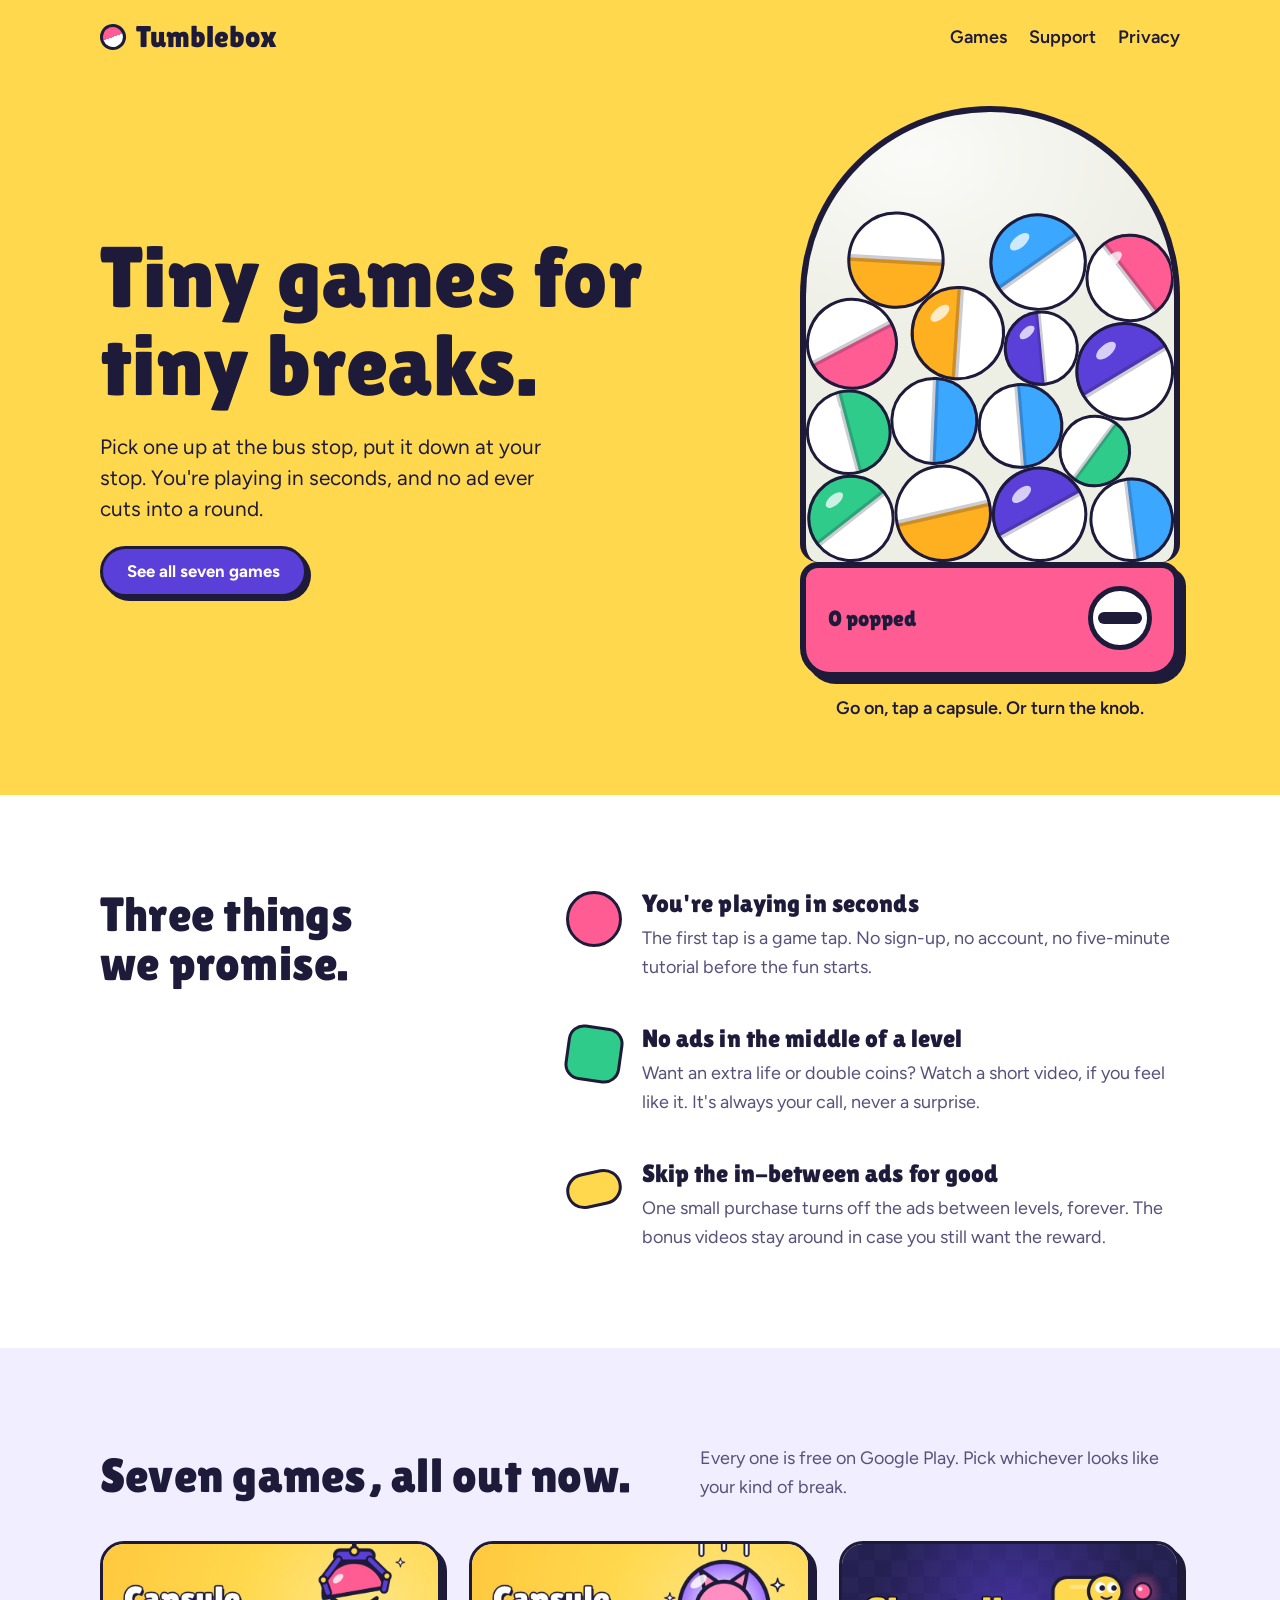
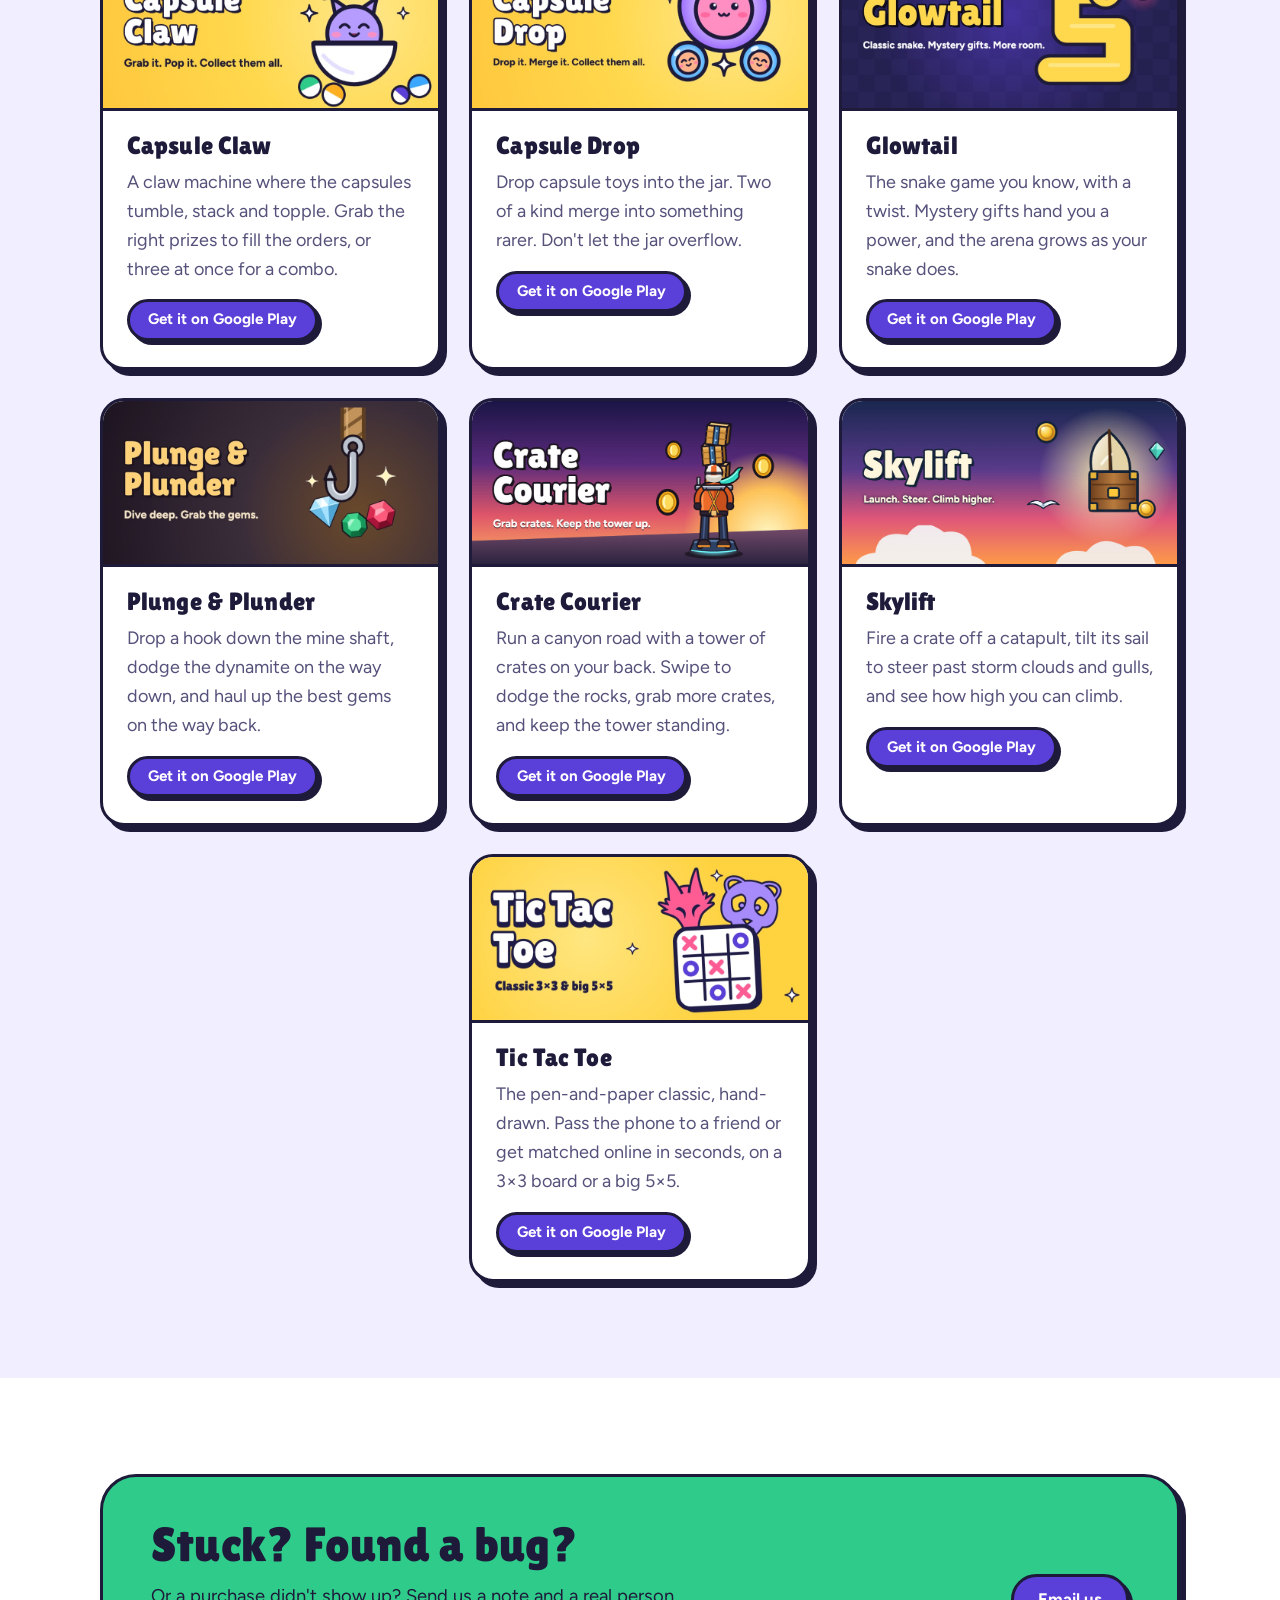
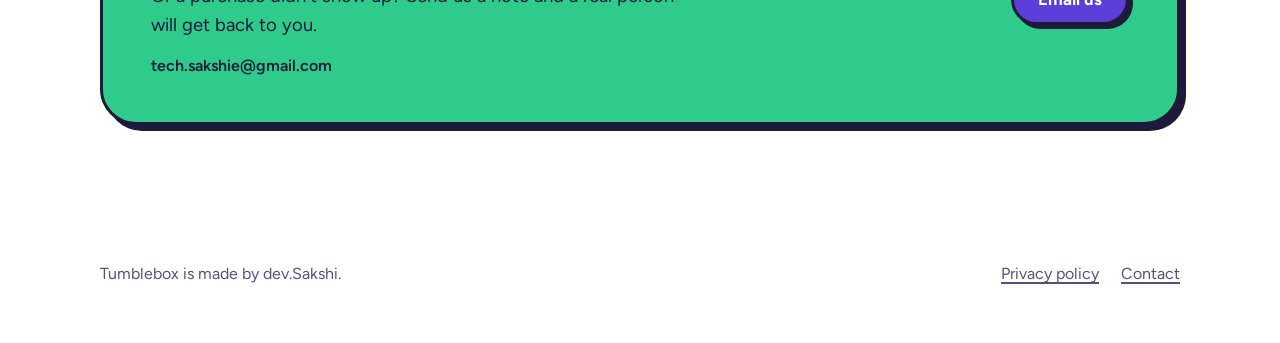
<file: index.html>
<!doctype html>
<html lang="en">
<head>
  <meta charset="utf-8">
  <meta name="viewport" content="width=device-width, initial-scale=1">
  <title>Tumblebox: tiny games for tiny breaks</title>
  <meta name="description" content="Little games you can pick up in seconds. No ads mid-level, rewarded videos only when you choose, and one small purchase to skip the rest.">
  <meta name="theme-color" content="#FFD84D">
  <link rel="icon" href="/assets/favicon.svg" type="image/svg+xml">
  <link rel="preconnect" href="https://fonts.googleapis.com">
  <link rel="preconnect" href="https://fonts.gstatic.com" crossorigin>
  <link rel="stylesheet" href="https://fonts.googleapis.com/css2?family=Figtree:wght@400;600;700&family=Lilita+One&display=swap">
  <link rel="stylesheet" href="/assets/site.css">
</head>
<body>

  <section class="hero">
    <header class="site-header wrap">
      <a class="wordmark" href="/"><span class="wordmark-dot" aria-hidden="true"></span>Tumblebox</a>
      <nav class="site-nav" aria-label="Main">
        <a href="#games">Games</a>
        <a href="#support">Support</a>
        <a class="nav-extra" href="/privacy.html">Privacy</a>
      </nav>
    </header>

    <div class="hero-grid wrap">
      <div class="hero-copy">
        <h1>Tiny games for tiny breaks.</h1>
        <p>Pick one up at the bus stop, put it down at your stop. You're playing in seconds, and no ad ever cuts into a round.</p>
        <a class="button hero-cta" href="#games">See all seven games</a>
      </div>

      <figure class="machine" aria-label="A capsule toy machine you can play with">
        <div class="machine-glass">
          <canvas id="toy" role="img" aria-label="Capsule toys piled inside a glass dome. Tap one to pop it."></canvas>
        </div>
        <div class="machine-base">
          <span class="machine-count" id="toy-count" aria-live="polite">0 popped</span>
          <button class="knob" id="toy-knob" type="button" aria-label="Turn the knob to shake the capsules"></button>
        </div>
        <figcaption class="machine-hint">Go on, tap a capsule. Or turn the knob.</figcaption>
      </figure>
    </div>
  </section>

  <main>
    <section class="section">
      <div class="promises-grid wrap">
        <h2>Three things we promise.</h2>
        <ul class="promise-list">
          <li class="promise">
            <span class="promise-mark is-circle" style="--mark: var(--gum)" aria-hidden="true"></span>
            <div>
              <h3>You're playing in seconds</h3>
              <p>The first tap is a game tap. No sign-up, no account, no five-minute tutorial before the fun starts.</p>
            </div>
          </li>
          <li class="promise">
            <span class="promise-mark is-squircle" style="--mark: var(--mint)" aria-hidden="true"></span>
            <div>
              <h3>No ads in the middle of a level</h3>
              <p>Want an extra life or double coins? Watch a short video, if you feel like it. It's always your call, never a surprise.</p>
            </div>
          </li>
          <li class="promise">
            <span class="promise-mark is-pill" style="--mark: var(--sun)" aria-hidden="true"></span>
            <div>
              <h3>Skip the in-between ads for good</h3>
              <p>One small purchase turns off the ads between levels, forever. The bonus videos stay around in case you still want the reward.</p>
            </div>
          </li>
        </ul>
      </div>
    </section>

    <section class="section games" id="games">
      <div class="wrap">
        <div class="games-head">
          <h2>Seven games, all out now.</h2>
          <p>Every one is free on Google Play. Pick whichever looks like your kind of break.</p>
        </div>

        <div class="game-grid">
          <article class="game-tile">
            <div class="game-art">
              <img src="/assets/games/capsule-claw.jpg" width="880" height="429" alt="Capsule Claw: a claw lifting a capsule toy" loading="lazy">
            </div>
            <div class="game-body">
              <h3>Capsule Claw</h3>
              <p>A claw machine where the capsules tumble, stack and topple. Grab the right prizes to fill the orders, or three at once for a combo.</p>
              <a class="button game-cta" href="https://play.google.com/store/apps/details?id=com.tumbleboxgames.capsuleclaw">Get it on Google Play</a>
            </div>
          </article>

          <article class="game-tile">
            <div class="game-art">
              <img src="/assets/games/capsule-drop.jpg" width="880" height="429" alt="Capsule Drop: capsule toys merging" loading="lazy">
            </div>
            <div class="game-body">
              <h3>Capsule Drop</h3>
              <p>Drop capsule toys into the jar. Two of a kind merge into something rarer. Don't let the jar overflow.</p>
              <a class="button game-cta" href="https://play.google.com/store/apps/details?id=com.tumbleboxgames.capsuledrop">Get it on Google Play</a>
            </div>
          </article>

          <article class="game-tile">
            <div class="game-art">
              <img src="/assets/games/glowtail.jpg" width="880" height="429" alt="Glowtail: a yellow snake chasing a glowing orb" loading="lazy">
            </div>
            <div class="game-body">
              <h3>Glowtail</h3>
              <p>The snake game you know, with a twist. Mystery gifts hand you a power, and the arena grows as your snake does.</p>
              <a class="button game-cta" href="https://play.google.com/store/apps/details?id=com.tumbleboxgames.glowtail">Get it on Google Play</a>
            </div>
          </article>

          <article class="game-tile">
            <div class="game-art">
              <img src="/assets/games/plunge-plunder.jpg" width="880" height="429" alt="Plunge &amp; Plunder: a hook above three gems" loading="lazy">
            </div>
            <div class="game-body">
              <h3>Plunge &amp; Plunder</h3>
              <p>Drop a hook down the mine shaft, dodge the dynamite on the way down, and haul up the best gems on the way back.</p>
              <a class="button game-cta" href="https://play.google.com/store/apps/details?id=com.tumbleboxgames.plungeplunder">Get it on Google Play</a>
            </div>
          </article>

          <article class="game-tile">
            <div class="game-art">
              <img src="/assets/games/crate-courier.jpg" width="880" height="429" alt="Crate Courier: a courier running with a tower of crates on their back" loading="lazy">
            </div>
            <div class="game-body">
              <h3>Crate Courier</h3>
              <p>Run a canyon road with a tower of crates on your back. Swipe to dodge the rocks, grab more crates, and keep the tower standing.</p>
              <a class="button game-cta" href="https://play.google.com/store/apps/details?id=com.tumbleboxgames.cratecourier">Get it on Google Play</a>
            </div>
          </article>

          <article class="game-tile">
            <div class="game-art">
              <img src="/assets/games/skylift.jpg" width="880" height="429" alt="Skylift: a wooden crate with a sail flying through the evening sky" loading="lazy">
            </div>
            <div class="game-body">
              <h3>Skylift</h3>
              <p>Fire a crate off a catapult, tilt its sail to steer past storm clouds and gulls, and see how high you can climb.</p>
              <a class="button game-cta" href="https://play.google.com/store/apps/details?id=com.tumbleboxgames.skylift">Get it on Google Play</a>
            </div>
          </article>

          <article class="game-tile">
            <div class="game-art">
              <img src="/assets/games/tic-tac-toe.jpg" width="880" height="429" alt="Tic Tac Toe: a hand-drawn board of crosses and noughts" loading="lazy">
            </div>
            <div class="game-body">
              <h3>Tic Tac Toe</h3>
              <p>The pen-and-paper classic, hand-drawn. Pass the phone to a friend or get matched online in seconds, on a 3×3 board or a big 5×5.</p>
              <a class="button game-cta" href="https://play.google.com/store/apps/details?id=com.tumbleboxgames.tictactoe">Get it on Google Play</a>
            </div>
          </article>
        </div>
      </div>
    </section>

    <section class="section" id="support">
      <div class="wrap">
        <div class="support-card">
          <div>
            <h2>Stuck? Found a bug?</h2>
            <p>Or a purchase didn't show up? Send us a note and a real person will get back to you.</p>
            <p class="address">tech.sakshie@gmail.com</p>
          </div>
          <a class="button" href="mailto:tech.sakshie@gmail.com?subject=Tumblebox%20support">Email us</a>
        </div>
      </div>
    </section>
  </main>

  <footer class="site-footer">
    <div class="wrap">
      <span>Tumblebox is made by dev.Sakshi.</span>
      <nav aria-label="Footer">
        <a href="/privacy.html">Privacy policy</a>
        <a href="mailto:tech.sakshie@gmail.com">Contact</a>
      </nav>
    </div>
  </footer>

  <script src="/assets/toybox.js" defer></script>
</body>
</html>
</file>
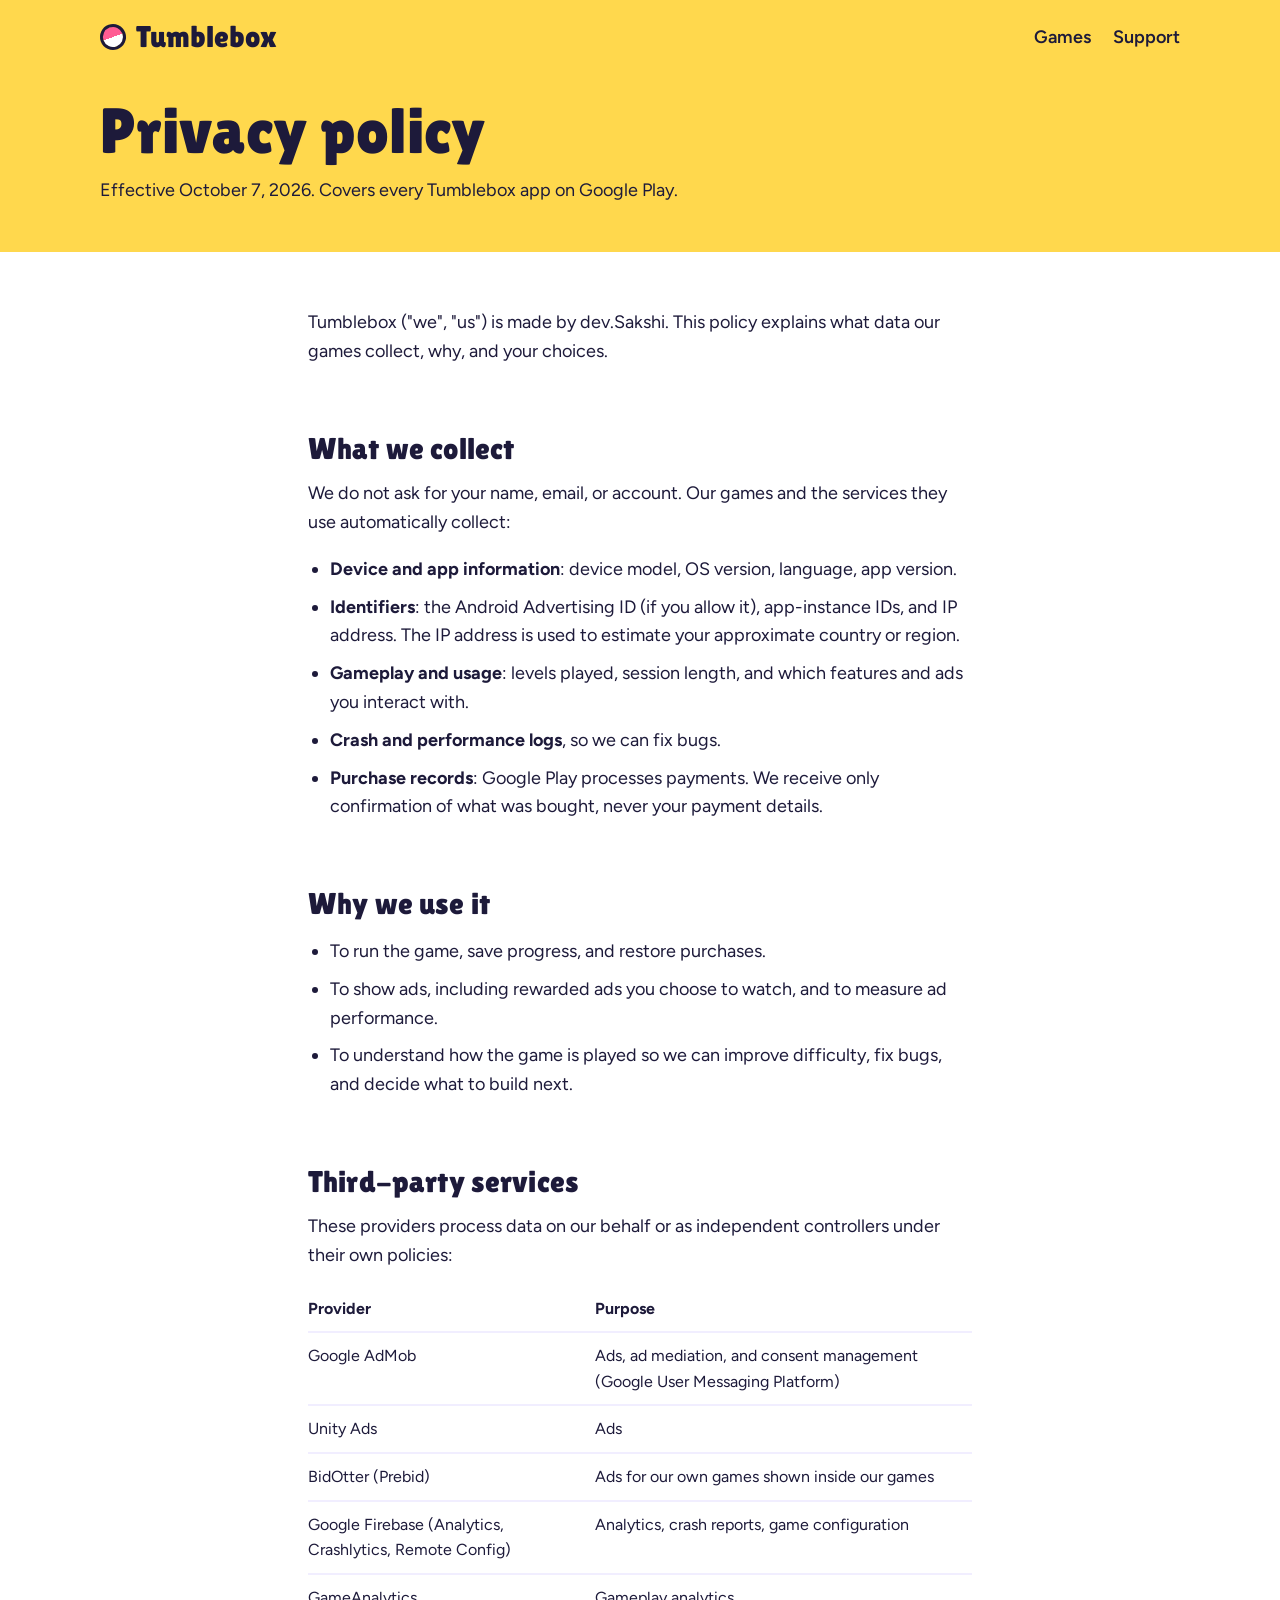
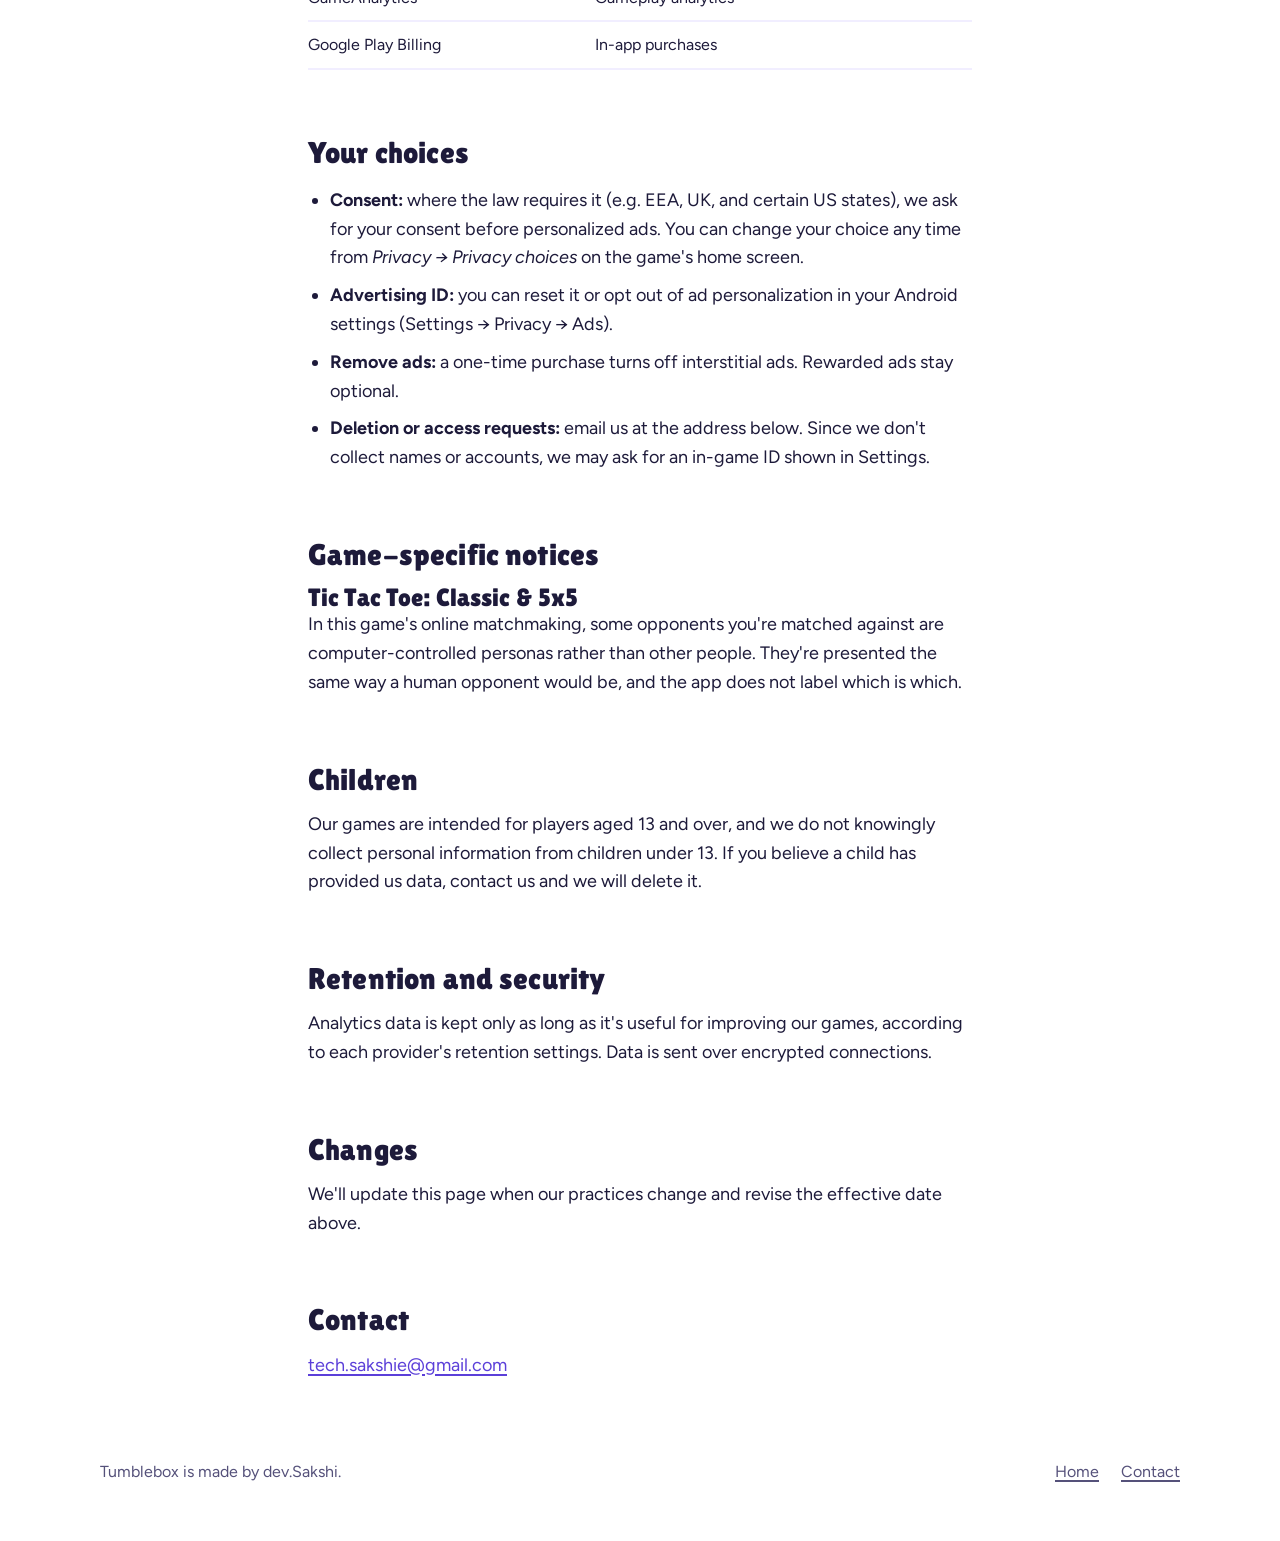
<file: privacy.html>
<!doctype html>
<html lang="en">
<head>
  <meta charset="utf-8">
  <meta name="viewport" content="width=device-width, initial-scale=1">
  <title>Privacy policy | Tumblebox</title>
  <meta name="description" content="What data Tumblebox apps collect, why, and your choices.">
  <meta name="theme-color" content="#FFD84D">
  <link rel="icon" href="/assets/favicon.svg" type="image/svg+xml">
  <link rel="preconnect" href="https://fonts.googleapis.com">
  <link rel="preconnect" href="https://fonts.gstatic.com" crossorigin>
  <link rel="stylesheet" href="https://fonts.googleapis.com/css2?family=Figtree:wght@400;600;700&family=Lilita+One&display=swap">
  <link rel="stylesheet" href="/assets/site.css">
</head>
<body>

  <section class="legal-hero">
    <header class="site-header wrap">
      <a class="wordmark" href="/"><span class="wordmark-dot" aria-hidden="true"></span>Tumblebox</a>
      <nav class="site-nav" aria-label="Main">
        <a href="/#games">Games</a>
        <a href="/#support">Support</a>
      </nav>
    </header>
    <div class="wrap">
      <h1>Privacy policy</h1>
      <p>Effective October 7, 2026. Covers every Tumblebox app on Google Play.</p>
    </div>
  </section>

  <main class="legal wrap">
    <p>Tumblebox ("we", "us") is made by dev.Sakshi. This policy explains what data our games collect, why, and your choices.</p>

    <h2>What we collect</h2>
    <p>We do not ask for your name, email, or account. Our games and the services they use automatically collect:</p>
    <ul>
      <li><strong>Device and app information</strong>: device model, OS version, language, app version.</li>
      <li><strong>Identifiers</strong>: the Android Advertising ID (if you allow it), app-instance IDs, and IP address. The IP address is used to estimate your approximate country or region.</li>
      <li><strong>Gameplay and usage</strong>: levels played, session length, and which features and ads you interact with.</li>
      <li><strong>Crash and performance logs</strong>, so we can fix bugs.</li>
      <li><strong>Purchase records</strong>: Google Play processes payments. We receive only confirmation of what was bought, never your payment details.</li>
    </ul>

    <h2>Why we use it</h2>
    <ul>
      <li>To run the game, save progress, and restore purchases.</li>
      <li>To show ads, including rewarded ads you choose to watch, and to measure ad performance.</li>
      <li>To understand how the game is played so we can improve difficulty, fix bugs, and decide what to build next.</li>
    </ul>

    <h2>Third-party services</h2>
    <p>These providers process data on our behalf or as independent controllers under their own policies:</p>
    <table>
      <tr><th>Provider</th><th>Purpose</th></tr>
      <tr><td>Google AdMob</td><td>Ads, ad mediation, and consent management (Google User Messaging Platform)</td></tr>
      <tr><td>Unity Ads</td><td>Ads</td></tr>
      <tr><td>BidOtter (Prebid)</td><td>Ads for our own games shown inside our games</td></tr>
      <tr><td>Google Firebase (Analytics, Crashlytics, Remote Config)</td><td>Analytics, crash reports, game configuration</td></tr>
      <tr><td>GameAnalytics</td><td>Gameplay analytics</td></tr>
      <tr><td>Google Play Billing</td><td>In-app purchases</td></tr>
    </table>

    <h2>Your choices</h2>
    <ul>
      <li><strong>Consent:</strong> where the law requires it (e.g. EEA, UK, and certain US states), we ask for your consent before personalized ads. You can change your choice any time from <em>Privacy → Privacy choices</em> on the game's home screen.</li>
      <li><strong>Advertising ID:</strong> you can reset it or opt out of ad personalization in your Android settings (Settings → Privacy → Ads).</li>
      <li><strong>Remove ads:</strong> a one-time purchase turns off interstitial ads. Rewarded ads stay optional.</li>
      <li><strong>Deletion or access requests:</strong> email us at the address below. Since we don't collect names or accounts, we may ask for an in-game ID shown in Settings.</li>
    </ul>

    <h2>Game-specific notices</h2>
    <h3 id="tic-tac-toe">Tic Tac Toe: Classic &amp; 5x5</h3>
    <p>In this game's online matchmaking, some opponents you're matched against are computer-controlled personas rather than other people. They're presented the same way a human opponent would be, and the app does not label which is which.</p>
    
    <h2>Children</h2>
    <p>Our games are intended for players aged 13 and over, and we do not knowingly collect personal information from children under 13. If you believe a child has provided us data, contact us and we will delete it.</p>

    <h2>Retention and security</h2>
    <p>Analytics data is kept only as long as it's useful for improving our games, according to each provider's retention settings. Data is sent over encrypted connections.</p>

    <h2>Changes</h2>
    <p>We'll update this page when our practices change and revise the effective date above.</p>

    <h2>Contact</h2>
    <p><a href="mailto:tech.sakshie@gmail.com">tech.sakshie@gmail.com</a></p>

  </main>

  <footer class="site-footer">
    <div class="wrap">
      <span>Tumblebox is made by dev.Sakshi.</span>
      <nav aria-label="Footer">
        <a href="/">Home</a>
        <a href="mailto:tech.sakshie@gmail.com">Contact</a>
      </nav>
    </div>
  </footer>
</body>
</html>
</file>
<file: assets/site.css>
/* Tumblebox — shared styles for every page (home, game pages, legal, 404). */

:root {
  --sun: #FFD84D;
  --ink: #1D1A3A;
  --grape: #5B3FD9;
  --gum: #FF5C93;
  --mint: #2FCB8A;
  --paper: #FFFFFF;

  --bg: var(--paper);
  --text: var(--ink);
  --muted: #55517A;
  --surface: #F1EEFF;
  --hero-bg: var(--sun);
  --hero-text: var(--ink);
  --link: var(--grape);
  --outline: var(--ink);

  --display: "Lilita One", "Arial Rounded MT Bold", system-ui, sans-serif;
  --body: "Figtree", system-ui, -apple-system, "Segoe UI", sans-serif;

  --r-xl: 36px;
  --r-l: 24px;
  --r-s: 999px;
  --stroke: 3px;
  --pop: 6px 6px 0 var(--outline);
}

@media (prefers-color-scheme: dark) {
  :root {
    --bg: #17142E;
    --text: #F3F1FF;
    --muted: #B6B1DA;
    --surface: #231F45;
    --hero-bg: #241E4F;
    --hero-text: #FFF6D1;
    --link: #B9A8FF;
    --outline: #0C0A1C;
  }
}

*, *::before, *::after { box-sizing: border-box; }

html { -webkit-text-size-adjust: 100%; }

body {
  margin: 0;
  background: var(--bg);
  color: var(--text);
  font: 400 1.125rem/1.6 var(--body);
}

img, svg, canvas { display: block; max-width: 100%; }

a { color: var(--link); text-underline-offset: 0.18em; text-decoration-thickness: 2px; }

:focus-visible { outline: 3px solid var(--gum); outline-offset: 3px; border-radius: 6px; }

h1, h2, h3 {
  font-family: var(--display);
  font-weight: 400;
  line-height: 1.02;
  letter-spacing: 0.005em;
  margin: 0;
  text-wrap: balance;
}
h1 { font-size: clamp(2.9rem, 7.4vw, 5.4rem); }
h2 { font-size: clamp(2.1rem, 4.4vw, 3rem); }
h3 { font-size: 1.55rem; }

p { margin: 0; }
p + p { margin-top: 0.9em; }

.wrap {
  width: 100%;
  max-width: 1120px;
  margin: 0 auto;
  padding: 0 20px;
}

.visually-hidden {
  position: absolute; width: 1px; height: 1px; overflow: hidden;
  clip: rect(0 0 0 0); white-space: nowrap;
}

/* ---------- Header ---------- */

.site-header {
  display: flex;
  align-items: center;
  justify-content: space-between;
  gap: 16px;
  padding-top: 22px;
  padding-bottom: 22px;
}

.wordmark {
  font-family: var(--display);
  font-size: 1.9rem;
  line-height: 1;
  color: inherit;
  text-decoration: none;
  display: inline-flex;
  align-items: center;
  gap: 10px;
  white-space: nowrap;
}
.wordmark-dot {
  width: 26px; height: 26px; border-radius: 50%;
  background: linear-gradient(var(--gum) 50%, var(--paper) 50%);
  border: var(--stroke) solid var(--outline);
  transform: rotate(-20deg);
}

.site-nav { display: flex; gap: 22px; font-weight: 600; }
.site-nav a { color: inherit; text-decoration: none; }
.site-nav a:hover { text-decoration: underline; }

/* ---------- Buttons ---------- */

.button {
  display: inline-flex;
  align-items: center;
  gap: 10px;
  padding: 14px 24px;
  border: var(--stroke) solid var(--outline);
  border-radius: var(--r-s);
  background: var(--grape);
  color: #fff;
  font: 700 1.05rem/1 var(--body);
  text-decoration: none;
  box-shadow: 4px 4px 0 var(--outline);
  cursor: pointer;
}
.button:hover { transform: translate(-1px, -1px); box-shadow: 5px 5px 0 var(--outline); }
.button:active { transform: translate(3px, 3px); box-shadow: 1px 1px 0 var(--outline); }

/* ---------- Home: hero ---------- */

.hero {
  background: var(--hero-bg);
  color: var(--hero-text);
  padding-bottom: 72px;
  overflow: hidden;
}

.hero-grid {
  display: grid;
  grid-template-columns: 1.15fr 0.85fr;
  gap: 48px;
  align-items: center;
  padding-top: 32px;
}

.hero-copy p {
  max-width: 34ch;
  margin-top: 22px;
  font-size: 1.3rem;
  line-height: 1.5;
}

/* The capsule machine */
.machine { width: 100%; max-width: 380px; margin: 0; justify-self: end; }

.machine-glass {
  position: relative;
  aspect-ratio: 5 / 6;
  border: 6px solid var(--outline);
  border-bottom: 0;
  border-radius: 190px 190px 18px 18px;
  background:
    radial-gradient(120% 70% at 30% 10%, rgba(255,255,255,.75), rgba(255,255,255,0) 60%),
    rgba(234, 243, 255, .85);
  overflow: hidden;
}
.machine-glass canvas { width: 100%; height: 100%; touch-action: manipulation; cursor: pointer; }

.machine-base {
  position: relative;
  display: flex;
  align-items: center;
  justify-content: space-between;
  padding: 18px 22px 22px;
  background: var(--gum);
  border: 6px solid var(--outline);
  border-radius: 18px 18px 30px 30px;
  box-shadow: var(--pop);
  color: var(--ink);
}

.machine-count {
  font: 400 1.35rem/1 var(--display);
}

.knob {
  width: 64px; height: 64px;
  border-radius: 50%;
  border: 5px solid var(--outline);
  background: var(--paper);
  display: grid; place-items: center;
  cursor: pointer;
  padding: 0;
  transition: transform .45s cubic-bezier(.3, 1.6, .5, 1);
}
.knob::before {
  content: "";
  width: 44px; height: 12px; border-radius: 6px;
  background: var(--ink);
}

.machine-hint {
  margin-top: 16px;
  font-weight: 600;
  text-align: center;
}

/* ---------- Home: promises ---------- */

.section { padding: 96px 0; }

.promises-grid {
  display: grid;
  grid-template-columns: 0.8fr 1.2fr;
  gap: 56px;
  align-items: start;
}
.promises-grid > h2 { position: sticky; top: 32px; }

.promise-list { list-style: none; margin: 0; padding: 0; display: grid; gap: 44px; }
.promise { display: grid; grid-template-columns: 56px 1fr; gap: 20px; }
.promise h3 { margin-bottom: 8px; }
.promise p { color: var(--muted); max-width: 52ch; }

.promise-mark {
  width: 56px; height: 56px;
  border: var(--stroke) solid var(--outline);
  background: var(--mark, var(--sun));
}
.promise-mark.is-circle { border-radius: 50%; }
.promise-mark.is-squircle { border-radius: 16px; transform: rotate(8deg); }
.promise-mark.is-pill { border-radius: 28px; height: 36px; margin-top: 10px; transform: rotate(-12deg); }

/* ---------- Home: games ---------- */

.games { background: var(--surface); }
.games-head { display: flex; flex-wrap: wrap; align-items: end; justify-content: space-between; gap: 12px 32px; margin-bottom: 40px; }
.games-head p { color: var(--muted); max-width: 40ch; }

.game-grid {
  display: grid;
  grid-template-columns: repeat(6, minmax(0, 1fr));
  gap: 28px;
}

.game-tile {
  grid-column: span 2;
  display: flex;
  flex-direction: column;
  border: var(--stroke) solid var(--outline);
  border-radius: var(--r-l);
  background: var(--bg);
  box-shadow: var(--pop);
  overflow: hidden;
}
/* A short last row is centred: two tiles (five in all), or one tile (seven in all) */
.game-tile:nth-child(4):nth-last-child(2) { grid-column: 2 / span 2; }
.game-tile:last-child:nth-child(3n+1) { grid-column: 3 / span 2; }
.game-art { background: var(--tile-bg); border-bottom: var(--stroke) solid var(--outline); }
.game-art svg, .game-art img { display: block; width: 100%; height: auto; }
.game-body { padding: 22px 24px 26px; display: grid; gap: 10px; }
.game-body p { color: var(--muted); }
.game-cta {
  justify-self: start;
  margin-top: 6px;
  padding: 10px 18px;
  font-size: .95rem;
}

.hero-cta { margin-top: 22px; }

.game-status {
  justify-self: start;
  margin-top: 6px;
  padding: 4px 12px;
  border: 2px solid var(--outline);
  border-radius: var(--r-s);
  font-size: .9rem;
  font-weight: 700;
  background: var(--sun);
  color: var(--ink);
}

/* ---------- Support band ---------- */

.support-card {
  display: grid;
  grid-template-columns: 1fr auto;
  gap: 24px 48px;
  align-items: center;
  padding: 44px 48px;
  border: var(--stroke) solid var(--outline);
  border-radius: var(--r-xl);
  background: var(--mint);
  color: var(--ink);
  box-shadow: var(--pop);
}
.support-card p { margin-top: 12px; max-width: 46ch; font-size: 1.15rem; }
.support-card .address { margin-top: 12px; font-weight: 600; font-size: 1rem; }

/* ---------- Footer ---------- */

.site-footer {
  padding: 40px 0 56px;
  color: var(--muted);
  font-size: 1rem;
}
.site-footer .wrap { display: flex; flex-wrap: wrap; gap: 12px 28px; justify-content: space-between; }
.site-footer nav { display: flex; gap: 22px; }
.site-footer a { color: inherit; }

/* ---------- Legal pages (privacy, terms) ---------- */

.legal-hero { background: var(--hero-bg); color: var(--hero-text); padding-bottom: 48px; }
.legal-hero h1 { font-size: clamp(2.6rem, 6vw, 4rem); margin-top: 24px; }
.legal-hero p { margin-top: 12px; }

.legal {
  max-width: 44rem;
  padding-top: 56px;
  padding-bottom: 40px;
}
.legal h2 { font-size: 1.9rem; margin: 2.2em 0 .5em; }
.legal ul { padding-left: 1.2em; }
.legal li + li { margin-top: .5em; }
.legal table { width: 100%; border-collapse: collapse; font-size: 1rem; margin-top: 1em; }
.legal th, .legal td { text-align: left; vertical-align: top; padding: 10px 12px 10px 0; border-bottom: 2px solid var(--surface); }
.legal th { font-weight: 700; }

/* ---------- Game page template ---------- */

.game-page .hero { --hero-bg: var(--game-bg, var(--sun)); --hero-text: var(--game-ink, var(--ink)); }

.game-hero-grid {
  display: grid;
  grid-template-columns: 1fr auto;
  gap: 40px;
  align-items: center;
  padding-top: 32px;
}
.game-icon {
  width: 112px; height: 112px;
  border: 5px solid var(--outline);
  border-radius: 28px;
  box-shadow: var(--pop);
  background: var(--paper);
  margin-bottom: 28px;
  object-fit: cover;
}
.game-hero-grid p { margin-top: 18px; font-size: 1.3rem; max-width: 36ch; }
.play-badge { display: inline-block; margin-top: 28px; }
.play-badge img { height: 64px; width: auto; margin-left: -10px; }

.game-hero-shot {
  width: 250px;
  aspect-ratio: 9 / 19.5;
  object-fit: cover;
  border: 6px solid var(--outline);
  border-radius: 34px;
  background: var(--paper);
  box-shadow: var(--pop);
  transform: rotate(4deg);
  margin-right: 24px;
}

.shots {
  display: grid;
  grid-auto-flow: column;
  grid-auto-columns: minmax(200px, 240px);
  gap: 24px;
  overflow-x: auto;
  padding-bottom: 16px;
  scroll-snap-type: x mandatory;
}
.shots img {
  scroll-snap-align: start;
  aspect-ratio: 9 / 19.5;
  width: 100%;
  object-fit: cover;
  border: 5px solid var(--outline);
  border-radius: 30px;
  background: var(--surface);
}

.feature-list { list-style: none; padding: 0; margin: 32px 0 0; display: grid; grid-template-columns: repeat(3, minmax(0, 1fr)); gap: 32px; }
.feature-list h3 { margin-bottom: 8px; }
.feature-list p { color: var(--muted); }

/* ---------- 404 ---------- */

.lost { min-height: 100vh; display: flex; flex-direction: column; background: var(--hero-bg); color: var(--hero-text); }
.lost main { flex: 1; display: grid; align-content: center; gap: 24px; padding-bottom: 80px; }
.lost p { font-size: 1.3rem; max-width: 34ch; }

/* ---------- Small screens ---------- */

@media (max-width: 860px) {
  .hero-grid, .promises-grid, .game-hero-grid { grid-template-columns: 1fr; }
  .machine { justify-self: start; max-width: 340px; }
  .promises-grid > h2 { position: static; }
  .feature-list, .game-grid { grid-template-columns: 1fr; }
  .game-grid .game-tile:nth-child(n) { grid-column: auto; }
  .support-card { grid-template-columns: 1fr; padding: 32px 26px; }
}

@media (max-width: 640px) {
  .section { padding: 72px 0; }
  .site-nav { gap: 16px; font-size: 1rem; }
  .site-nav .nav-extra { display: none; }
  .wordmark { font-size: 1.55rem; }
  .machine { max-width: 300px; justify-self: center; }
  .game-hero-shot { width: 200px; justify-self: center; margin: 8px 0 0; }
  .hero { padding-bottom: 56px; }
}

@media (prefers-reduced-motion: reduce) {
  *, *::before, *::after { transition: none !important; }
  .button:hover, .button:active { transform: none; }
}
</file>
